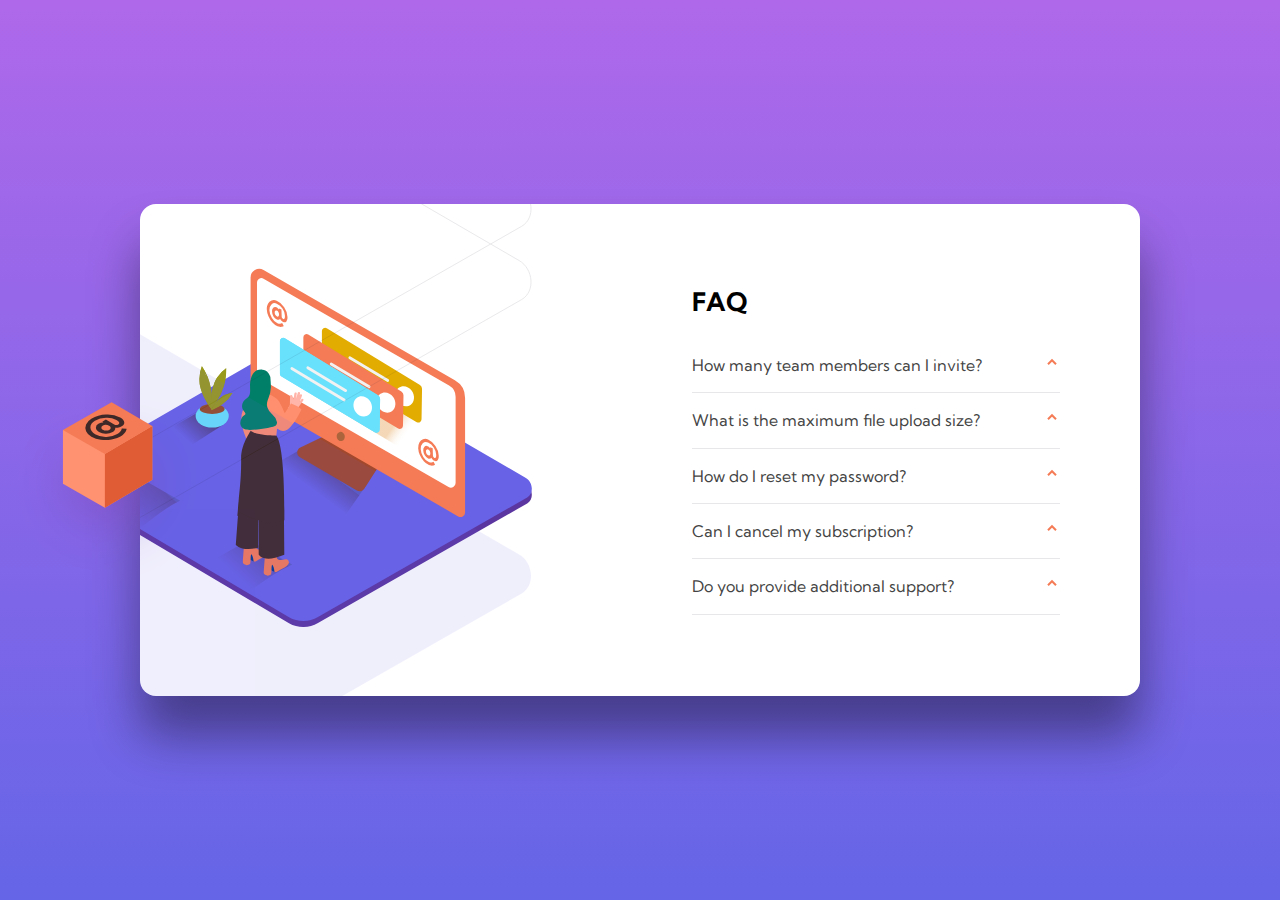
<file: index.html>
<!DOCTYPE html>
<html lang="en">

<head>
    <meta charset="UTF-8">
    <meta name="viewport" content="width=device-width, initial-scale=1.0">
    <title>FAQ</title>
    <link rel="shortcut icon" href="/images/favicon-32x32.png" type="image/x-icon">
    <link rel="preconnect" href="https://fonts.gstatic.com">
    <link rel="stylesheet" href="app/style.css">
</head>

<body>
    <section>

        <div class="card">
            <div class="card_image">
                <img src="images/illustration-woman-online-mobile.svg" alt="">
                <img src="images/bg-pattern-mobile.svg" alt="">
            </div>
            <div class="card_image_dsktop">
                <img src="images/illustration-woman-online-desktop.svg" alt="">
                <img src="images/bg-pattern-desktop.svg" alt="">
            </div>
            <div class="card_content">
                <h1>FAQ</h1>
                <div class="card_question" target="1">
                    How many team members can I invite?
                    <div class="card_answer1">
                        You can invite up to 2 additional users on the Free plan. There is no limit on team members for the Premium plan.
                    </div>
                </div>
                <div class="card_question" target="2">
                    What is the maximum file upload size?
                    <div class="card_answer2">
                        No more than 2GB. All files in your account must fit your allotted storage space.
                    </div>
                </div>
                <div class="card_question" target="3">
                    How do I reset my password?
                    <div class="card_answer3">
                        Click “Forgot password” from the login page or “Change password” from your profile page. A reset link will be emailed to you.
                    </div>
                </div>
                <div class="card_question" target="4">
                    Can I cancel my subscription?
                    <div class="card_answer4">
                        Yes! Send us a message and we’ll process your request no questions asked.
                    </div>
                </div>
                <div class="card_question" target="5">
                    Do you provide additional support?
                    <div class="card_answer5">
                        Chat and email support is available 24/7. Phone lines are open during normal business hours.
                    </div>
                </div>
            </div>
        </div>
        <img class="card_box" src="images/illustration-box-desktop.svg" alt="">
    </section>

    <script src="//cdnjs.cloudflare.com/ajax/libs/jquery/3.2.1/jquery.min.js"></script>
    <script src="app/script.js"></script>
</body>

</html>
</file>
<file: app/style.css>
@import url("https://fonts.googleapis.com/css2?family=Kumbh+Sans:wght@400;700&display=swap");
*,
*::after,
*::before {
  -webkit-box-sizing: border-box;
          box-sizing: border-box;
}

html,
body {
  margin: 0;
  padding: 0;
  font-size: 100%;
}

body {
  height: 100vh;
  display: -webkit-box;
  display: -ms-flexbox;
  display: flex;
  -webkit-box-orient: vertical;
  -webkit-box-direction: normal;
      -ms-flex-direction: column;
          flex-direction: column;
  -webkit-box-pack: center;
      -ms-flex-pack: center;
          justify-content: center;
  -webkit-box-align: center;
      -ms-flex-align: center;
          align-items: center;
  padding: 0 1.4rem;
  font-family: 'Kumbh Sans', sans-serif;
  line-height: 1.4;
  background: -webkit-gradient(linear, left top, left bottom, from(#AF68EA), to(#6565E7));
  background: linear-gradient(#AF68EA, #6565E7);
}

section {
  position: relative;
}

.card {
  background: #fff;
  border-radius: 1rem;
  padding: 3rem 1.8rem;
  -webkit-box-shadow: 0px 40px 50px rgba(0, 0, 0, 0.4);
          box-shadow: 0px 40px 50px rgba(0, 0, 0, 0.4);
}

@media (min-width: 1280px) {
  .card {
    display: -webkit-box;
    display: -ms-flexbox;
    display: flex;
    padding: 4rem 5rem;
    overflow: hidden;
  }
}

.card_image {
  display: -webkit-box;
  display: -ms-flexbox;
  display: flex;
  -webkit-box-orient: vertical;
  -webkit-box-direction: normal;
      -ms-flex-direction: column;
          flex-direction: column;
  -webkit-box-pack: center;
      -ms-flex-pack: center;
          justify-content: center;
  -webkit-box-align: center;
      -ms-flex-align: center;
          align-items: center;
  text-align: center;
  position: relative;
  margin-top: -10rem;
  margin-bottom: 3rem;
}

@media (min-width: 1280px) {
  .card_image {
    display: none;
  }
}

.card_image img {
  width: 100%;
}

.card_image img:first-child {
  margin-right: 1.6rem;
}

.card_image img:last-child {
  position: absolute;
  top: 6.8rem;
}

.card_image_dsktop {
  display: none;
}

@media (min-width: 1280px) {
  .card_image_dsktop {
    display: inline-block;
    text-align: center;
    position: relative;
    top: 0rem;
    left: -10rem;
  }
  .card_image_dsktop img {
    width: 100%;
  }
  .card_image_dsktop img:last-child {
    right: 0rem;
    bottom: -13rem;
    position: absolute;
    width: 200%;
  }
}

.card_content {
  font-size: .8rem;
  width: 20rem;
  height: 20rem;
}

@media (min-width: 1280px) {
  .card_content {
    width: 23rem;
  }
}

.card_content h1 {
  text-align: center;
}

@media (min-width: 1280px) {
  .card_content h1 {
    text-align: left;
  }
}

.card_question {
  padding: 1rem 0;
  position: relative;
  border-bottom: 1px solid #e7e7e9;
  font-size: 1rem;
  color: #444;
  cursor: pointer;
  -webkit-transition: 0.2s ease-in-out;
  transition: 0.2s ease-in-out;
}

.card_question:hover {
  color: #f47c57;
}

.card_question:hover > div {
  color: #444;
}

.card_question:after {
  content: "";
  display: block;
  background: url("/images/icon-arrow-down.svg") no-repeat center center;
  width: 1rem;
  height: 1rem;
  position: absolute;
  right: 0;
  top: 1rem;
  -webkit-transform: rotate(180deg);
          transform: rotate(180deg);
  -webkit-transition: all 0.4s ease-in-out;
  transition: all 0.4s ease-in-out;
  cursor: pointer;
}

.card_question > div {
  display: none;
  margin-top: 0.6rem;
  padding-right: 1rem;
  font-size: 0.8rem;
  cursor: text;
}

.card_box {
  display: none;
}

@media (min-width: 1280px) {
  .card_box {
    display: block;
    position: absolute;
    left: -8rem;
    bottom: 7rem;
    z-index: 9999;
  }
}

.card .active {
  font-weight: 900;
  color: #000;
}

.card .active:after {
  -webkit-transform: rotate(0deg);
          transform: rotate(0deg);
}

.card .active > div {
  display: block;
  font-weight: 400;
  color: #444;
}
/*# sourceMappingURL=style.css.map */
</file>
